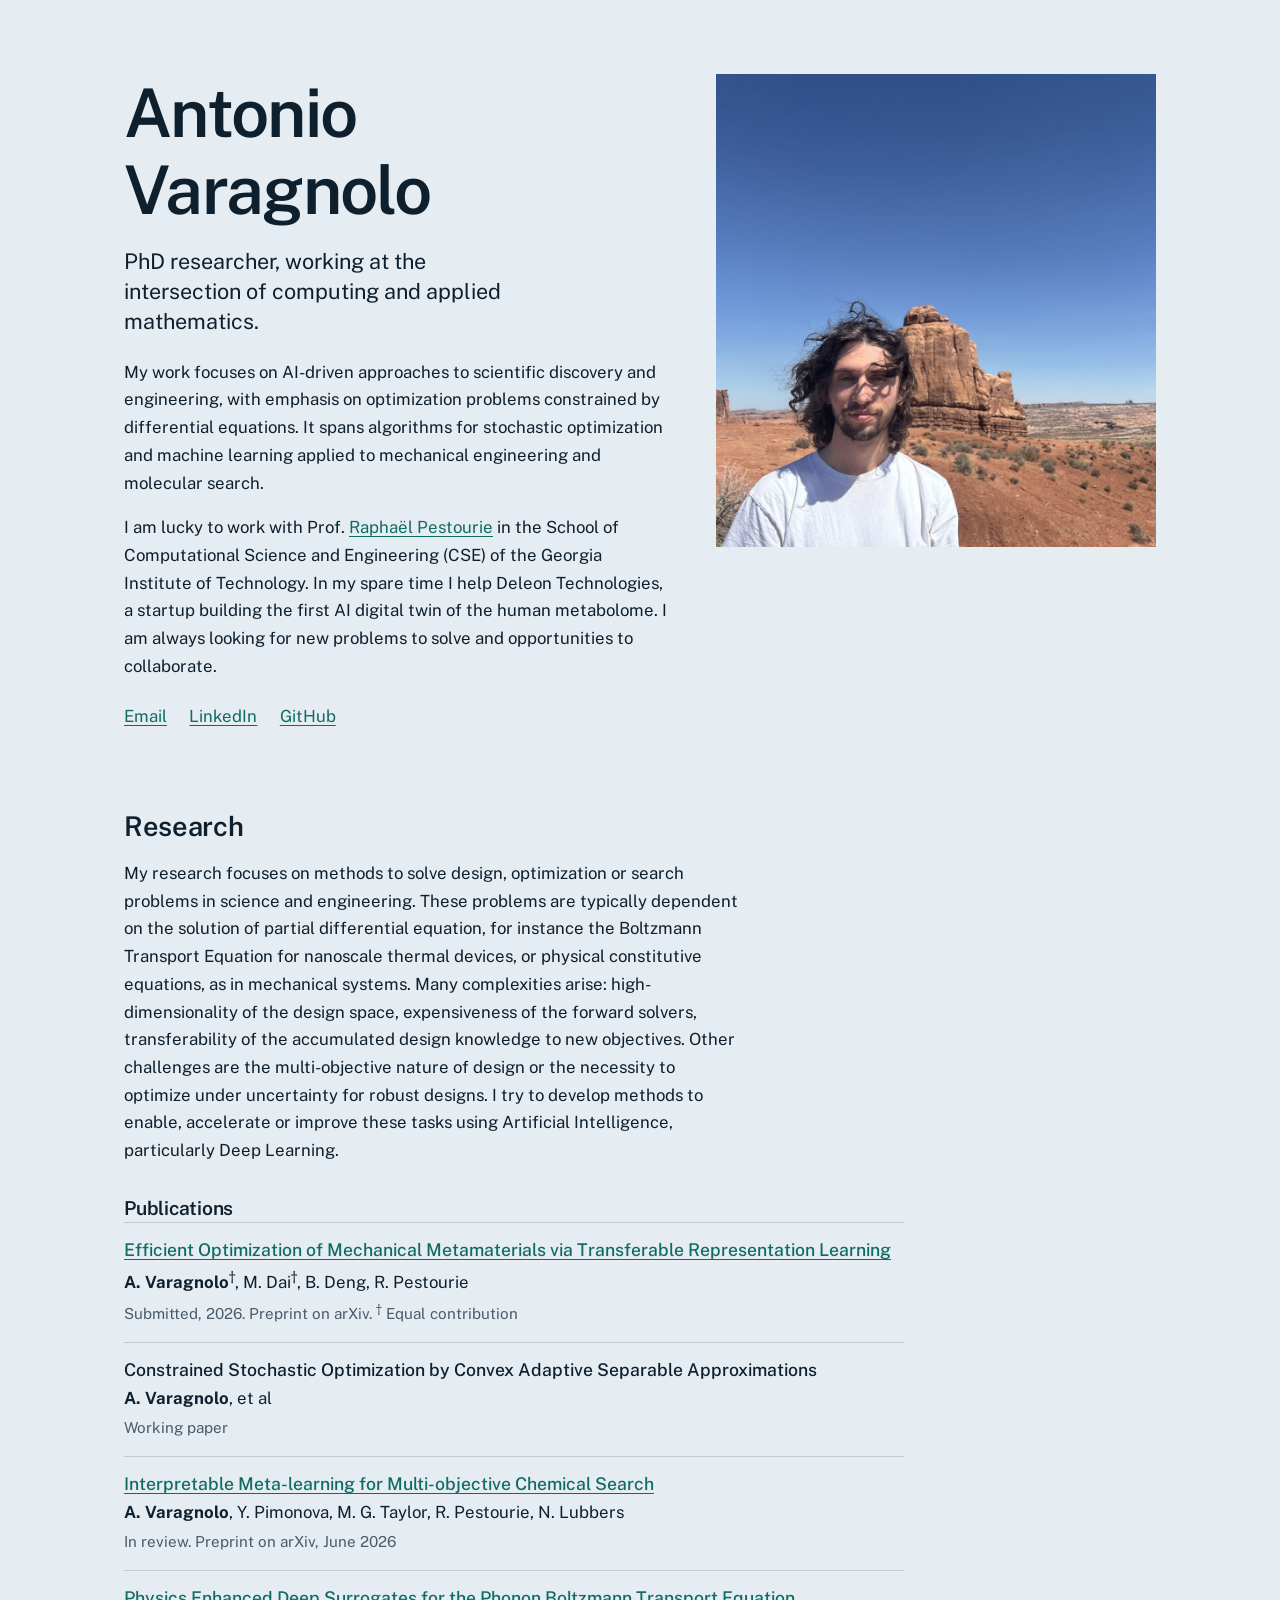
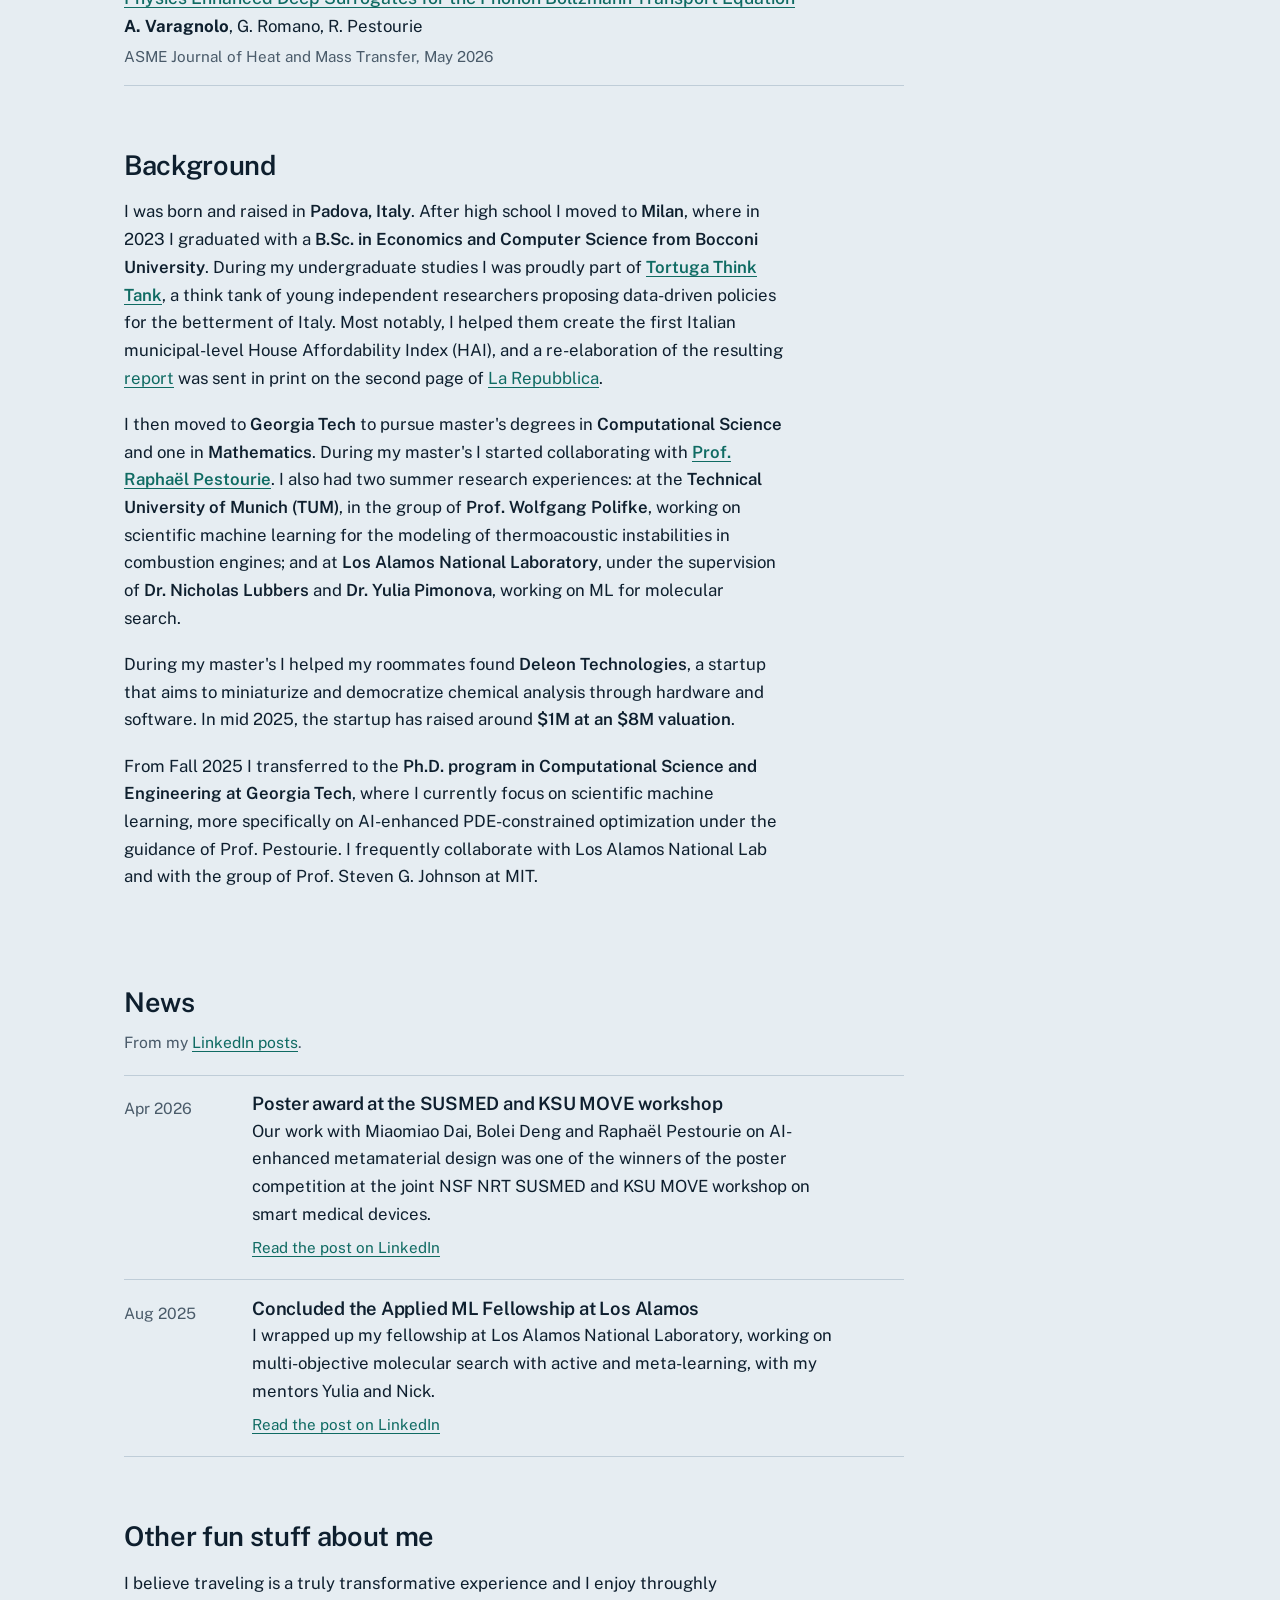
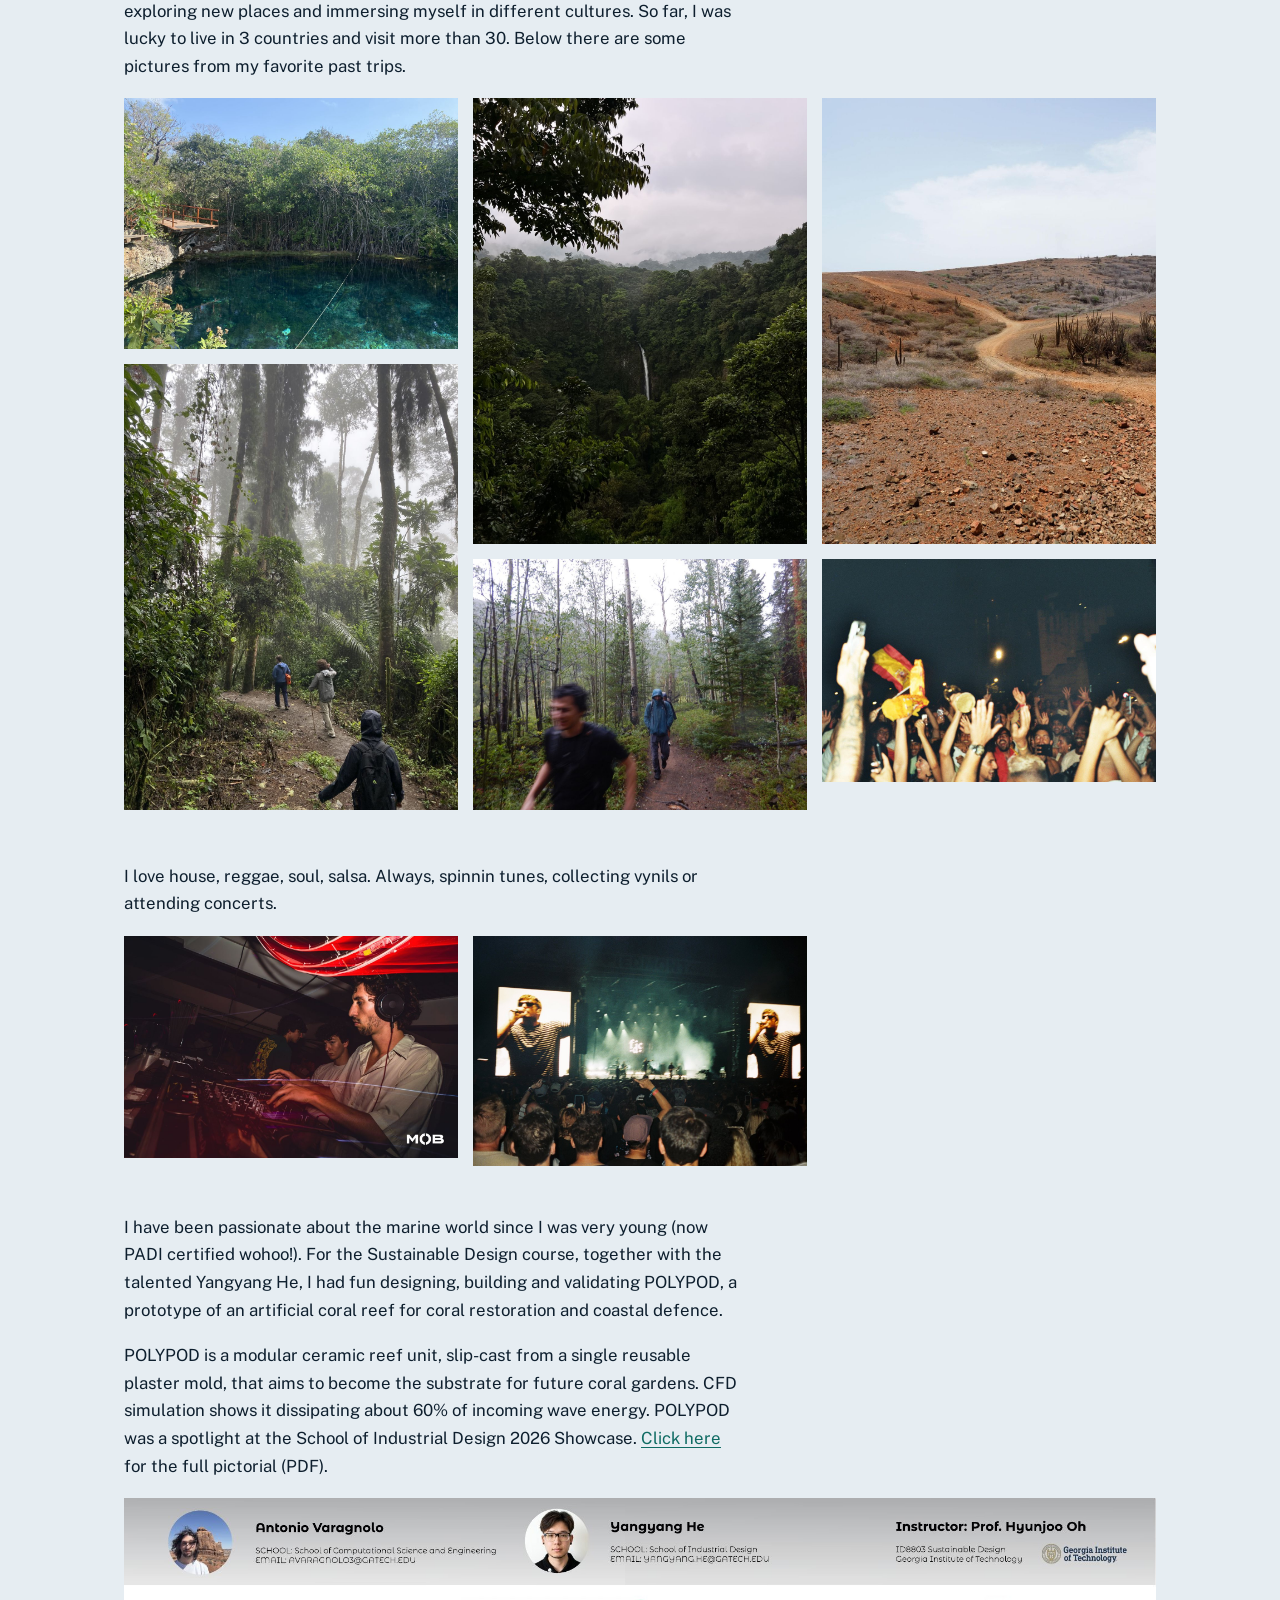
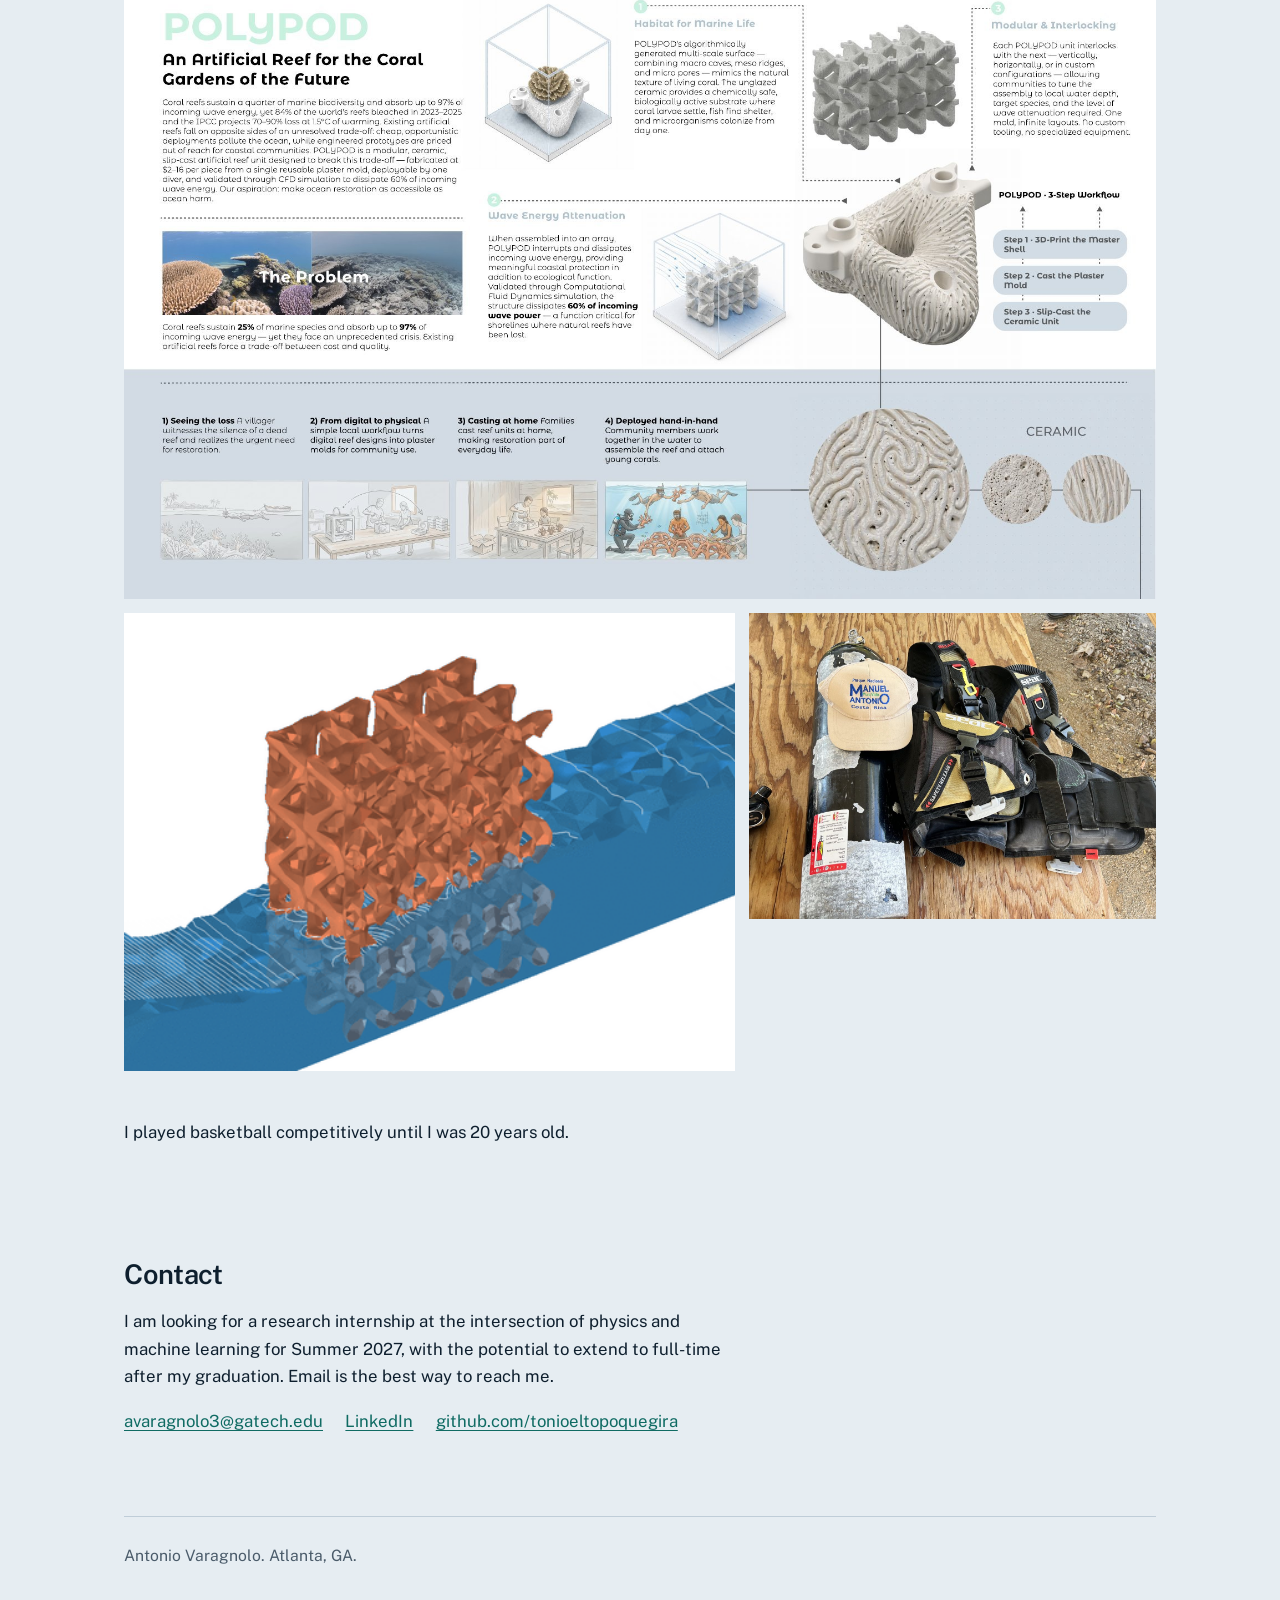
<file: index.html>
<!doctype html>
<html lang="en">
<head>
  <meta charset="utf-8">
  <meta name="viewport" content="width=device-width, initial-scale=1">
  <title>Antonio Varagnolo</title>
  <meta name="description" content="PhD researcher at Georgia Tech working at the intersection of computing and applied mathematics. AI for scientific discovery and engineering design.">
  <meta property="og:title" content="Antonio Varagnolo">
  <meta property="og:description" content="AI for scientific discovery and engineering design. PhD researcher, Georgia Tech.">
  <meta property="og:type" content="website">
  <link rel="preconnect" href="https://fonts.googleapis.com">
  <link rel="preconnect" href="https://fonts.gstatic.com" crossorigin>
  <link href="https://fonts.googleapis.com/css2?family=Public+Sans:ital,wght@0,400;0,500;0,600;0,700;1,400&display=swap" rel="stylesheet">
  <link rel="stylesheet" href="assets/style.css">
</head>
<body>
  <a class="skip" href="#main">Skip to content</a>
  <div class="wrap">
    <header class="site-header">
      <a class="name" href="index.html"></a>
    </header>

    <main id="main">
      <section class="intro" aria-labelledby="top">
        <div class="text">
          <h1 id="top">Antonio Varagnolo</h1>
          <p class="lede">PhD researcher, working at the intersection of computing and applied mathematics.</p>
          <p>My work focuses on AI-driven approaches to scientific discovery and engineering, with emphasis on optimization problems constrained by differential equations. It spans algorithms for stochastic optimization and machine learning applied to mechanical engineering and molecular search.</p>
          <p>I am lucky to work with Prof. <a href="https://www.raphaelpestourie.com">Raphaël Pestourie</a> in the School of Computational Science and Engineering (CSE) of the Georgia Institute of Technology. In my spare time I help Deleon Technologies, a startup building the first AI digital twin of the human metabolome. I am always looking for new problems to solve and opportunities to collaborate.</p>
          <p class="links">
            <a href="mailto:avaragnolo3@gatech.edu">Email</a>
            <a href="https://www.linkedin.com/in/antonio-varagnolo-431287207/">LinkedIn</a>
            <a href="https://github.com/tonioeltopoquegira">GitHub</a>
          </p>
        </div>

        <figure class="portrait">
          <img src="assets/img/portrait.jpg" width="1000" height="1077" alt="Antonio Varagnolo outdoors, with red rock formations and a clear sky behind him">
        </figure>
      </section>

      <section class="block" id="research" aria-labelledby="research-h">
        <h2 id="research-h"><a class="h-link" href="projects.html">Research</a></h2>
        <p class="measure">My research focuses on methods to solve design, optimization or search problems in science and engineering. These problems are typically dependent on the solution of partial differential equation, for instance the Boltzmann Transport Equation for nanoscale thermal devices, or physical constitutive equations, as in mechanical systems. Many complexities arise: high-dimensionality of the design space, expensiveness of the forward solvers, transferability of the accumulated design knowledge to new objectives. Other challenges are the multi-objective nature of design or the necessity to optimize under uncertainty for robust designs. I try to develop methods to enable, accelerate or improve these tasks using Artificial Intelligence, particularly Deep Learning.</p>

        <h3 class="sub-h"><a class="h-link" href="publications.html">Publications</a></h3>
        <ul class="home-pubs">
          <li>
            <a class="pub-title" href="https://arxiv.org/abs/2611.28362">Efficient Optimization of Mechanical Metamaterials via Transferable Representation Learning</a>
            <span class="pub-authors"><strong>A. Varagnolo</strong><sup>†</sup>, M. Dai<sup>†</sup>, B. Deng, R. Pestourie</span>
            <span class="pub-status">Submitted, 2026. Preprint on arXiv. <sup>†</sup> Equal contribution</span>
          </li>
          <li>
            <span class="pub-title">Constrained Stochastic Optimization by Convex Adaptive Separable Approximations</span>
            <span class="pub-authors"><strong>A. Varagnolo</strong>, et al</span>
            <span class="pub-status">Working paper</span>
          </li>
          <li>
            <a class="pub-title" href="https://arxiv.org/abs/2606.20497">Interpretable Meta-learning for Multi-objective Chemical Search</a>
            <span class="pub-authors"><strong>A. Varagnolo</strong>, Y. Pimonova, M. G. Taylor, R. Pestourie, N. Lubbers</span>
            <span class="pub-status">In review. Preprint on arXiv, June 2026</span>
          </li>
          <li>
            <a class="pub-title" href="https://doi.org/10.1115/1.4071904">Physics Enhanced Deep Surrogates for the Phonon Boltzmann Transport Equation</a>
            <span class="pub-authors"><strong>A. Varagnolo</strong>, G. Romano, R. Pestourie</span>
            <span class="pub-status">ASME Journal of Heat and Mass Transfer, May 2026</span>
          </li>
        </ul>
      </section>

      <section class="block" id="background" aria-labelledby="bg-h">
        <h2 id="bg-h">Background</h2>
        <div class="bio">
          <p>I was born and raised in <strong>Padova, Italy</strong>. After high school I moved to <strong>Milan</strong>, where in 2023 I graduated with a <strong>B.Sc. in Economics and Computer Science from Bocconi University</strong>. During my undergraduate studies I was proudly part of <a href="https://www.tortuga-econ.it"><strong>Tortuga Think Tank</strong></a>, a think tank of young independent researchers proposing data-driven policies for the betterment of Italy. Most notably, I helped them create the first Italian municipal-level House Affordability Index (HAI), and a re-elaboration of the resulting <a href="https://www.tortuga-econ.it/2023/10/22/accessibilita_abitativa/">report</a> was sent in print on the second page of <a href="https://www.repubblica.it/cronaca/2023/05/07/news/la_casa_impossibile_i_mutui_crescono_gli_stipendi_no_giovani_esclusi_da_acquisti_e_affitti-399066073/">La Repubblica</a>.</p>
          <p>I then moved to <strong>Georgia Tech</strong> to pursue master's degrees in <strong>Computational Science</strong> and one in <strong>Mathematics</strong>. During my master's I started collaborating with <a href="https://www.raphaelpestourie.com"><strong>Prof. Raphaël Pestourie</strong></a>. I also had two summer research experiences: at the <strong>Technical University of Munich (TUM)</strong>, in the group of <strong>Prof. Wolfgang Polifke</strong>, working on scientific machine learning for the modeling of thermoacoustic instabilities in combustion engines; and at <strong>Los Alamos National Laboratory</strong>, under the supervision of <strong>Dr. Nicholas Lubbers</strong> and <strong>Dr. Yulia Pimonova</strong>, working on ML for molecular search.</p>
          <p>During my master's I helped my roommates found <strong>Deleon Technologies</strong>, a startup that aims to miniaturize and democratize chemical analysis through hardware and software. In mid 2025, the startup has raised around <strong>$1M at an $8M valuation</strong>.</p>
          <p>From Fall 2025 I transferred to the <strong>Ph.D. program in Computational Science and Engineering at Georgia Tech</strong>, where I currently focus on scientific machine learning, more specifically on AI-enhanced PDE-constrained optimization under the guidance of Prof. Pestourie. I frequently collaborate with Los Alamos National Lab and with the group of Prof. Steven G. Johnson at MIT.</p>
        </div>
      </section>

      <section class="block" id="news" aria-labelledby="news-h">
        <h2 id="news-h">News</h2>
        <p class="section-note">From my <a href="https://www.linkedin.com/in/antonio-varagnolo-431287207/recent-activity/all/">LinkedIn posts</a>.</p>
        <ul class="news-list">
          <li>
            <time datetime="2026-04">Apr 2026</time>
            <div>
              <h3>Poster award at the SUSMED and KSU MOVE workshop</h3>
              <p>Our work with Miaomiao Dai, Bolei Deng and Raphaël Pestourie on AI-enhanced metamaterial design was one of the winners of the poster competition at the joint NSF NRT SUSMED and KSU MOVE workshop on smart medical devices.</p>
              <a class="more" href="https://www.linkedin.com/feed/update/urn:li:activity:7448049346832535553/">Read the post on LinkedIn</a>
            </div>
          </li>
          <li>
            <time datetime="2025-08">Aug 2025</time>
            <div>
              <h3>Concluded the Applied ML Fellowship at Los Alamos</h3>
              <p>I wrapped up my fellowship at Los Alamos National Laboratory, working on multi-objective molecular search with active and meta-learning, with my mentors Yulia and Nick.</p>
              <a class="more" href="https://www.linkedin.com/feed/update/urn:li:activity:7361018658132840450/">Read the post on LinkedIn</a>
            </div>
          </li>
        </ul>
      </section>

      <section class="block" id="beyond" aria-labelledby="beyond-h">
        <h2 id="beyond-h">Other fun stuff about me</h2>
       

        <div class="beyond-part" id="travels">
          <p class="measure"> I believe traveling is a truly transformative experience and I enjoy throughly exploring new places and immersing myself in different cultures. So far, I was lucky to live in 3 countries and visit more than 30. Below there are some pictures from my favorite past trips. </p>
          <div class="tiles">
            <figure class="tile wide" tabindex="0"><img src="assets/img/cenote.jpg" width="1200" height="900" loading="lazy" alt="Pic from Cenote Xunaan-Ha, Quintana Roo, Mexico"><figcaption><strong>Cenote Xunaan-Ha, Quintana Roo, Mexico </strong></figcaption></figure>
            <figure class="tile" tabindex="0"><img src="assets/img/rainforest.jpg" width="1100" height="1467" loading="lazy" alt="Pic from Salento, Colombia"><figcaption><strong>Salento, Colombia</strong>My friends Ariel and Andrea, two adventurous hikers </figcaption></figure>
            <figure class="tile" tabindex="0"><img src="assets/img/waterfall.jpg" width="1100" height="1467" loading="lazy" alt="Pic from Arenal, Costa Rica"><figcaption><strong>Arenal, Costa Rica</strong></figcaption></figure>
            <figure class="tile wide" tabindex="0"><img src="assets/img/forest-hike.jpg" width="1200" height="900" loading="lazy" alt="Pic from Rocky Mountains National Park, Colorado"><figcaption><strong>Rocky Mountains National Park, Colorado</strong>Cosimo and I caught by the afternoon summer rain</figcaption></figure>
            <figure class="tile" tabindex="0"><img src="assets/img/trail.jpg" width="1100" height="1467" loading="lazy" alt="Pic from Washington Slagbaai National Park, Bonaire"><figcaption><strong>Washington Slagbaai National Park, Bonaire</strong></figcaption></figure>
                      <figure class="tile wide" tabindex="0"><img src="assets/img/crowd.jpg" width="1200" height="800" loading="lazy" alt="Pic from Barcelona, Spain"><figcaption><strong>Barcelona, Spain</strong>World Cup celebrations in Spain</figcaption></figure>
          </div>
        </div>

        <div class="beyond-part" id="music-books">
          <p class="measure">I love house, reggae, soul, salsa. Always, spinnin tunes, collecting vynils or attending concerts.</p>
          <div class="tiles">
            <figure class="tile wide" tabindex="0"><img src="assets/img/dj.jpg" width="1200" height="799" loading="lazy" alt="Pics from me djing"><figcaption><strong>Behind the decks in Padova</strong></figcaption></figure>
            <figure class="tile wide" tabindex="0"><img src="assets/img/concert.jpg" width="1200" height="825" loading="lazy" alt="Shaky Knees, Piedmont Park, Atlanta"><figcaption><strong>Shaky Knees, Piedmont Park, Atlanta</strong>Fontaines d.c. at Shaky Knees through the lenses of my friend Pepi</figcaption>
          </div>
        </div>

        <div class="beyond-part" id="marine">
          <p class="measure">I have been passionate about the marine world since I was very young (now PADI certified wohoo!). For the Sustainable Design course, together with the talented Yangyang He, I had fun designing, building and validating POLYPOD, a prototype of an artificial coral reef for coral restoration and coastal defence.</p>
          <p class="measure">POLYPOD is a modular ceramic reef unit, slip-cast from a single reusable plaster mold, that aims to become the substrate for future coral gardens. CFD simulation shows it dissipating about 60% of incoming wave energy. POLYPOD was a spotlight at the School of Industrial Design 2026 Showcase. <a href="assets/POLYPOD_Pictorial_web.pdf" target="_blank" rel="noopener">Click here</a> for the full pictorial (PDF).</p>
          <a class="poster-big" href="assets/img/polypod-poster.jpg" target="_blank" rel="noopener"><img src="assets/img/polypod-poster.jpg" width="1861" height="1264" loading="lazy" alt="POLYPOD poster: an artificial reef for the coral gardens of the future, with renders of the ceramic unit, wave attenuation simulation and a three-step casting workflow"></a>
          <div class="tiles duo">
            <figure class="tile" tabindex="0"><img src="assets/img/polypod-render.gif" width="640" height="360" loading="lazy" alt="Animated render of the POLYPOD reef array"><figcaption><strong>POLYPOD</strong>Animated render of the reef array.</figcaption></figure>
            <figure class="tile" tabindex="0"><img src="assets/img/scuba.jpg" width="1467" height="1100" loading="lazy" alt="Scuba tank and buoyancy vest"><figcaption><strong>Scuba gear</strong>Ready for a dive!</figcaption></figure>
          </div>
        </div>

        <div class="beyond-part" id="marine">
          <p class="measure"></p>I played basketball competitively until I was 20 years old.</p>
  
       </div>
      </section>

      <section class="block" id="contact" aria-labelledby="contact-h">
        <h2 id="contact-h">Contact</h2>
        <p class="measure">I am looking for a research internship at the intersection of physics and machine learning for Summer 2027, with the potential to extend to full-time after my graduation. Email is the best way to reach me.</p>
        <p class="links" style="margin-top:0">
          <a href="mailto:avaragnolo3@gatech.edu">avaragnolo3@gatech.edu</a>
          <a href="https://www.linkedin.com/in/antonio-varagnolo-431287207/">LinkedIn</a>
          <a href="https://github.com/tonioeltopoquegira">github.com/tonioeltopoquegira</a>
        </p>
      </section>
    </main>

    <footer class="site-footer">
      <p>Antonio Varagnolo. Atlanta, GA.</p>
    </footer>
  </div>
</body>
</html>
</file>
<file: assets/style.css>
:root {
  --ground: #E6EDF2;
  --ink: #0E1F2E;
  --mute: #4A5B6A;
  --rule: #BFCDD8;
  --link: #0F6B63;
  --sans: "Public Sans", system-ui, -apple-system, "Segoe UI", sans-serif;
  --serif: "Public Sans", system-ui, -apple-system, "Segoe UI", sans-serif;
}

*, *::before, *::after { box-sizing: border-box; }
html { color-scheme: light; scroll-behavior: smooth; }

body {
  margin: 0;
  background: var(--ground);
  color: var(--ink);
  font-family: var(--serif);
  font-size: 1.05rem;
  line-height: 1.65;
  -webkit-font-smoothing: antialiased;
}
body:has(dialog[open]) { overflow: hidden; }

a { color: var(--link); text-underline-offset: 0.18em; text-decoration-thickness: 1px; }
a:hover { text-decoration-thickness: 2px; }
a:focus-visible, button:focus-visible, canvas:focus-visible {
  outline: 3px solid var(--link);
  outline-offset: 3px;
  border-radius: 2px;
}

.skip {
  position: absolute; left: 1rem; top: -4rem;
  background: var(--ink); color: var(--ground);
  padding: 0.5rem 0.9rem; font-family: var(--sans); z-index: 10;
}
.skip:focus { top: 1rem; }

.wrap { max-width: 1080px; margin: 0 auto; padding: 0 1.5rem; }

/* Header */
.site-header {
  display: flex; flex-wrap: wrap; align-items: baseline;
  justify-content: space-between; gap: 0.75rem 2rem;
  padding: 1.4rem 0 0;
}
.site-header .name {
  font-family: var(--sans); font-weight: 600; font-size: 1.15rem;
  color: var(--ink); text-decoration: none;
}
.site-header nav { display: flex; flex-wrap: wrap; gap: 0.4rem 1.6rem; font-family: var(--sans); font-size: 1.02rem; }
.site-header nav a { color: var(--ink); text-decoration: none; padding: 0.15rem 0; border-bottom: 1px solid transparent; }
.site-header nav a:hover { border-bottom-color: var(--ink); }
.site-header nav a[aria-current="page"] { border-bottom-color: var(--ink); }

/* Headings and text */
h1, h2, h3 { font-family: var(--sans); font-weight: 600; line-height: 1.15; letter-spacing: -0.012em; margin: 0; }
h1 { font-size: clamp(2.5rem, 6.2vw, 4.2rem); letter-spacing: -0.025em; }
h2 { font-size: 1.7rem; margin-bottom: 1.1rem; }
h3 { font-size: 1.2rem; margin-bottom: 0.4rem; }
p { margin: 0 0 1em; }
.measure { max-width: 62ch; }
.meta { font-family: var(--sans); font-size: 0.95rem; color: var(--mute); margin: 0; }

/* Page title (Projects, Publications) */
.page-head { padding: 3rem 0 2.2rem; }
.page-head h1 { font-size: clamp(2.1rem, 5vw, 3.2rem); margin-bottom: 0.9rem; }
.page-head p { max-width: 62ch; margin: 0; }

/* About */
.intro {
  display: grid; grid-template-columns: minmax(0, 1fr) minmax(0, 440px);
  gap: 3rem; align-items: start; padding: 3.2rem 0 4rem;
}
.intro .lede { font-family: var(--sans); font-size: 1.35rem; line-height: 1.4; margin: 1.1rem 0 1.4rem; max-width: 30ch; }
.intro .text p:not(.lede) { max-width: 58ch; }
.links { display: flex; flex-wrap: wrap; gap: 0.3rem 1.4rem; font-family: var(--sans); margin-top: 1.4rem; }

.linkbtn {
  font: inherit; font-family: var(--sans); color: var(--link); background: none;
  border: 0; padding: 0; cursor: pointer; text-decoration: underline;
  text-underline-offset: 0.18em; text-decoration-thickness: 1px; text-align: left;
}
.linkbtn:hover { text-decoration-thickness: 2px; }

section.block { padding: 0 0 4rem; }
.facts { max-width: 780px; margin: 0; }
.facts div { display: grid; grid-template-columns: 11rem minmax(0, 1fr); gap: 0 1.5rem; padding: 0.7rem 0; border-top: 1px solid var(--rule); }
.facts div:last-child { border-bottom: 1px solid var(--rule); }
.facts dt { font-family: var(--sans); font-weight: 600; }
.facts dd { margin: 0; }

/* Project list */
.project-list { list-style: none; margin: 0 0 4rem; padding: 0; max-width: 780px; }
.project-list li { padding: 1.5rem 0; border-top: 1px solid var(--rule); }
.project-list li:last-child { border-bottom: 1px solid var(--rule); }
.project-list h3 { font-size: 1.4rem; margin-bottom: 0.3rem; }
.project-list h3 button {
  font: inherit; letter-spacing: inherit; color: var(--ink); background: none; border: 0;
  padding: 0; cursor: pointer; text-align: left;
}
.project-list h3 button:hover { color: var(--link); text-decoration: underline; text-decoration-thickness: 1px; text-underline-offset: 0.18em; }
.project-list p { margin: 0.2rem 0 0.45rem; max-width: 62ch; }

/* Publications */
.pub-group { margin: 0 0 3rem; max-width: 780px; }
.pub-group h2 { font-size: 1.35rem; padding-bottom: 0.6rem; border-bottom: 1px solid var(--rule); margin-bottom: 0; }
.pubs { list-style: none; margin: 0; padding: 0; }
.pubs li { padding: 1.1rem 0; border-bottom: 1px solid var(--rule); }
.pubs .title { display: block; font-family: var(--sans); font-weight: 500; font-size: 1.15rem; line-height: 1.3; margin-bottom: 0.25rem; }
.pubs .authors { display: block; }
.pubs .venue { display: block; font-family: var(--sans); font-size: 0.95rem; color: var(--mute); margin-top: 0.2rem; }
.pubs .more { font-family: var(--sans); font-size: 0.95rem; margin-top: 0.4rem; display: block; }

/* Project dialog */
dialog.project {
  width: min(880px, calc(100vw - 1.5rem)); max-height: calc(100vh - 2rem);
  margin: auto; padding: 0; border: 0; background: var(--ground); color: var(--ink);
  box-shadow: 0 0 0 1px var(--ink);
  overflow: hidden;
}
dialog.project::backdrop { background: rgba(14, 31, 46, 0.64); }
dialog.project[open] { display: flex; flex-direction: column; }
.dlg-bar {
  display: flex; justify-content: space-between; align-items: baseline; gap: 1rem;
  padding: 0.9rem 1.5rem; border-bottom: 1px solid var(--rule); font-family: var(--sans);
}
.dlg-bar .meta { margin: 0; }
.dlg-bar button { font: inherit; font-family: var(--sans); background: none; border: 0; color: var(--ink); cursor: pointer; padding: 0.2rem 0; text-decoration: underline; text-underline-offset: 0.18em; text-decoration-thickness: 1px; }
.dlg-bar button:hover { color: var(--link); }
.dlg-body { overflow-y: auto; padding: 1.8rem 1.5rem 2.2rem; }
.dlg-body h2 { font-size: clamp(1.7rem, 4vw, 2.3rem); margin: 0 0 0.9rem; max-width: 24ch; }
.dlg-body .result { font-family: var(--sans); font-size: 1.3rem; line-height: 1.35; font-weight: 500; margin: 0 0 1.6rem; max-width: 40ch; }
.dlg-body h3 { margin: 1.6rem 0 0.3rem; font-size: 1.15rem; }
.dlg-body p, .dlg-body ul { max-width: 62ch; }
.dlg-body ul { padding-left: 1.2rem; margin: 0 0 1em; }
.dlg-body li { margin-bottom: 0.35rem; }

.media { display: grid; grid-template-columns: minmax(0, 1.5fr) minmax(0, 1fr); gap: 1rem; margin: 0 0 0.6rem; align-items: start; }
.media figure { margin: 0; }
.media .frame { background: #D2DDE5; }
.media img { display: block; width: 100%; height: auto; }
.media figcaption { font-family: var(--sans); font-size: 0.9rem; color: var(--mute); margin-top: 0.4rem; line-height: 1.4; }
.media .frame.missing { aspect-ratio: 4 / 3; display: grid; place-items: center; border: 1.5px dashed var(--rule); background: none; }
.media .frame.missing img { display: none; }
.media .frame.missing::after {
  content: "Add " attr(data-file); font-family: var(--sans); font-size: 0.9rem; color: var(--mute);
  text-align: center; padding: 0.75rem; overflow-wrap: anywhere;
}

/* Footer */
.site-footer { border-top: 1px solid var(--rule); padding: 1.6rem 0 3rem; font-family: var(--sans); font-size: 0.98rem; color: var(--mute); }
.site-footer .links { margin: 0 0 0.6rem; }

@media (max-width: 860px) {
  .intro { grid-template-columns: 1fr; gap: 2.2rem; padding-top: 2.2rem; }
  .media { grid-template-columns: 1fr; }
}
@media (max-width: 560px) {
  body { font-size: 1.06rem; }
  .facts div { grid-template-columns: 1fr; gap: 0.1rem; }
  .dlg-bar, .dlg-body { padding-left: 1rem; padding-right: 1rem; }
}
@media (prefers-reduced-motion: reduce) {
  html { scroll-behavior: auto; }
}

/* ---- Portrait, news, gallery, publications (added) ---- */
.portrait { margin: 0; }
.portrait img { display: block; width: 100%; height: auto; background: #D2DDE5; }

.news-list { list-style: none; margin: 0; padding: 0; max-width: 780px; }
.news-list li { display: grid; grid-template-columns: 6.5rem minmax(0, 1fr); gap: 0 1.5rem; padding: 1.1rem 0; border-top: 1px solid var(--rule); }
.news-list li:last-child { border-bottom: 1px solid var(--rule); }
.news-list time { font-family: var(--sans); font-size: 0.98rem; color: var(--mute); padding-top: 0.2rem; }
.news-list h3 { font-size: 1.15rem; margin-bottom: 0.2rem; }
.news-list p { margin: 0 0 0.35rem; max-width: 60ch; }
.news-list .more { font-family: var(--sans); font-size: 0.95rem; }
.section-note { font-family: var(--sans); font-size: 0.98rem; color: var(--mute); margin: -0.4rem 0 1.2rem; }

.gallery { columns: 3 220px; column-gap: 0.9rem; margin: 1.8rem 0 0; }
.gallery figure { margin: 0 0 0.9rem; break-inside: avoid; }
.gallery img { display: block; width: 100%; height: auto; background: #D2DDE5; }

.pub-entry { padding: 1.4rem 0; border-bottom: 1px solid var(--rule); }
.pub-entry h3 { font-size: 1.2rem; line-height: 1.3; margin-bottom: 0.3rem; }
.pub-entry .authors { margin: 0 0 0.15rem; }
.pub-entry .venue { font-family: var(--sans); font-size: 0.95rem; color: var(--mute); margin: 0 0 0.6rem; }
.pub-entry details { margin: 0.2rem 0 0.6rem; max-width: 66ch; }
.pub-entry summary { font-family: var(--sans); cursor: pointer; color: var(--link); text-decoration: underline; text-underline-offset: 0.18em; text-decoration-thickness: 1px; width: max-content; }
.pub-entry summary:hover { text-decoration-thickness: 2px; }
.pub-entry details p { margin: 0.7rem 0 0; font-size: 1.05rem; }
.pub-links { display: flex; flex-wrap: wrap; gap: 0.2rem 1.4rem; font-family: var(--sans); font-size: 0.98rem; margin: 0; }
.pub-note { font-family: var(--sans); font-size: 0.92rem; color: var(--mute); margin: 0.3rem 0 0; }
.dlg-body .related { margin-top: 1.8rem; padding-top: 1rem; border-top: 1px solid var(--rule); font-family: var(--sans); }

@media (max-width: 560px) {
  .news-list li { grid-template-columns: 1fr; gap: 0.1rem; }
}

/* ---- Beyond research: themed parts and photo tiles ---- */
.beyond-intro { margin-bottom: 2.2rem; }
.beyond-part { margin: 0 0 3rem; }
.beyond-part h3 { font-size: 1.35rem; margin-bottom: 0.4rem; }
.beyond-part > p { margin-bottom: 1.1rem; }
.tiles { columns: 3 240px; column-gap: 0.9rem; }
.tile { position: relative; margin: 0 0 0.9rem; break-inside: avoid; overflow: hidden; background: #D2DDE5; }
.tile img { display: block; width: 100%; height: auto; }
.tile figcaption {
  position: absolute; inset: auto 0 0 0; padding: 2.2rem 0.9rem 0.8rem;
  background: linear-gradient(to top, rgba(14,31,46,0.85), rgba(14,31,46,0));
  color: #fff; font-family: var(--sans); font-size: 0.95rem; line-height: 1.35;
  opacity: 0; transform: translateY(0.4rem); transition: opacity .2s, transform .2s;
}
.tile figcaption strong { display: block; font-weight: 600; }
.tile:hover figcaption, .tile:focus figcaption, .tile:focus-within figcaption { opacity: 1; transform: none; }
.tile:focus-visible { outline: 3px solid var(--link); outline-offset: 2px; }
.tile.empty { min-height: 11rem; display: grid; place-items: center; background: none; border: 1.5px dashed var(--rule); }
.tile.empty p { margin: 0; padding: 1rem; font-family: var(--sans); font-size: 0.92rem; color: var(--mute); text-align: center; }
@media (hover: none) { .tile figcaption { opacity: 1; transform: none; } }
@media (max-width: 560px) {
  .tiles { columns: auto; display: flex; gap: 0.7rem; overflow-x: auto; scroll-snap-type: x mandatory; padding-bottom: 0.6rem; }
  .tile { flex: 0 0 78%; margin: 0; scroll-snap-align: start; }
  .tile.empty { flex-basis: 78%; }
}
@media (prefers-reduced-motion: reduce) { .tile figcaption { transition: none; } }

/* ---- Marine life: large poster + small pair ---- */
.poster-big { display: block; margin: 0 0 0.9rem; background: #D2DDE5; }
.poster-big img { display: block; width: 100%; height: auto; }
.tiles.duo { columns: auto; display: grid; grid-template-columns: minmax(0, 1.5fr) minmax(0, 1fr); gap: 0.9rem; align-items: start; }
.tiles.duo .tile { margin: 0; }
@media (max-width: 560px) {
  .tiles.duo { display: grid; grid-template-columns: 1fr; overflow: visible; }
  .tiles.duo .tile { flex: none; }
}
.tiles.duo .tile img { aspect-ratio: 4 / 3; object-fit: cover; }

/* ---- Background as autobiography ---- */
.bio { max-width: 66ch; margin: 0 0 2rem; }
.bio p { margin: 0 0 1.1em; }
.bio strong { font-weight: 600; }

/* ---- Home: Research and publications list ---- */
.h-link { color: inherit; text-decoration: none; }
.h-link:hover { color: var(--link); text-decoration: underline; text-decoration-thickness: 1px; text-underline-offset: 0.18em; }
.sub-h { font-size: 1.2rem; margin: 2rem 0 0.2rem; }
.home-pubs { list-style: none; margin: 0; padding: 0; max-width: 780px; }
.home-pubs li { padding: 1rem 0; border-bottom: 1px solid var(--rule); }
.home-pubs li:first-child { border-top: 1px solid var(--rule); }
.home-pubs .pub-title { display: block; font-family: var(--sans); font-weight: 500; font-size: 1.1rem; line-height: 1.3; margin-bottom: 0.2rem; }
.home-pubs .pub-authors { display: block; }
.home-pubs .pub-status { display: block; font-family: var(--sans); font-size: 0.95rem; color: var(--mute); margin-top: 0.15rem; }
</file>
